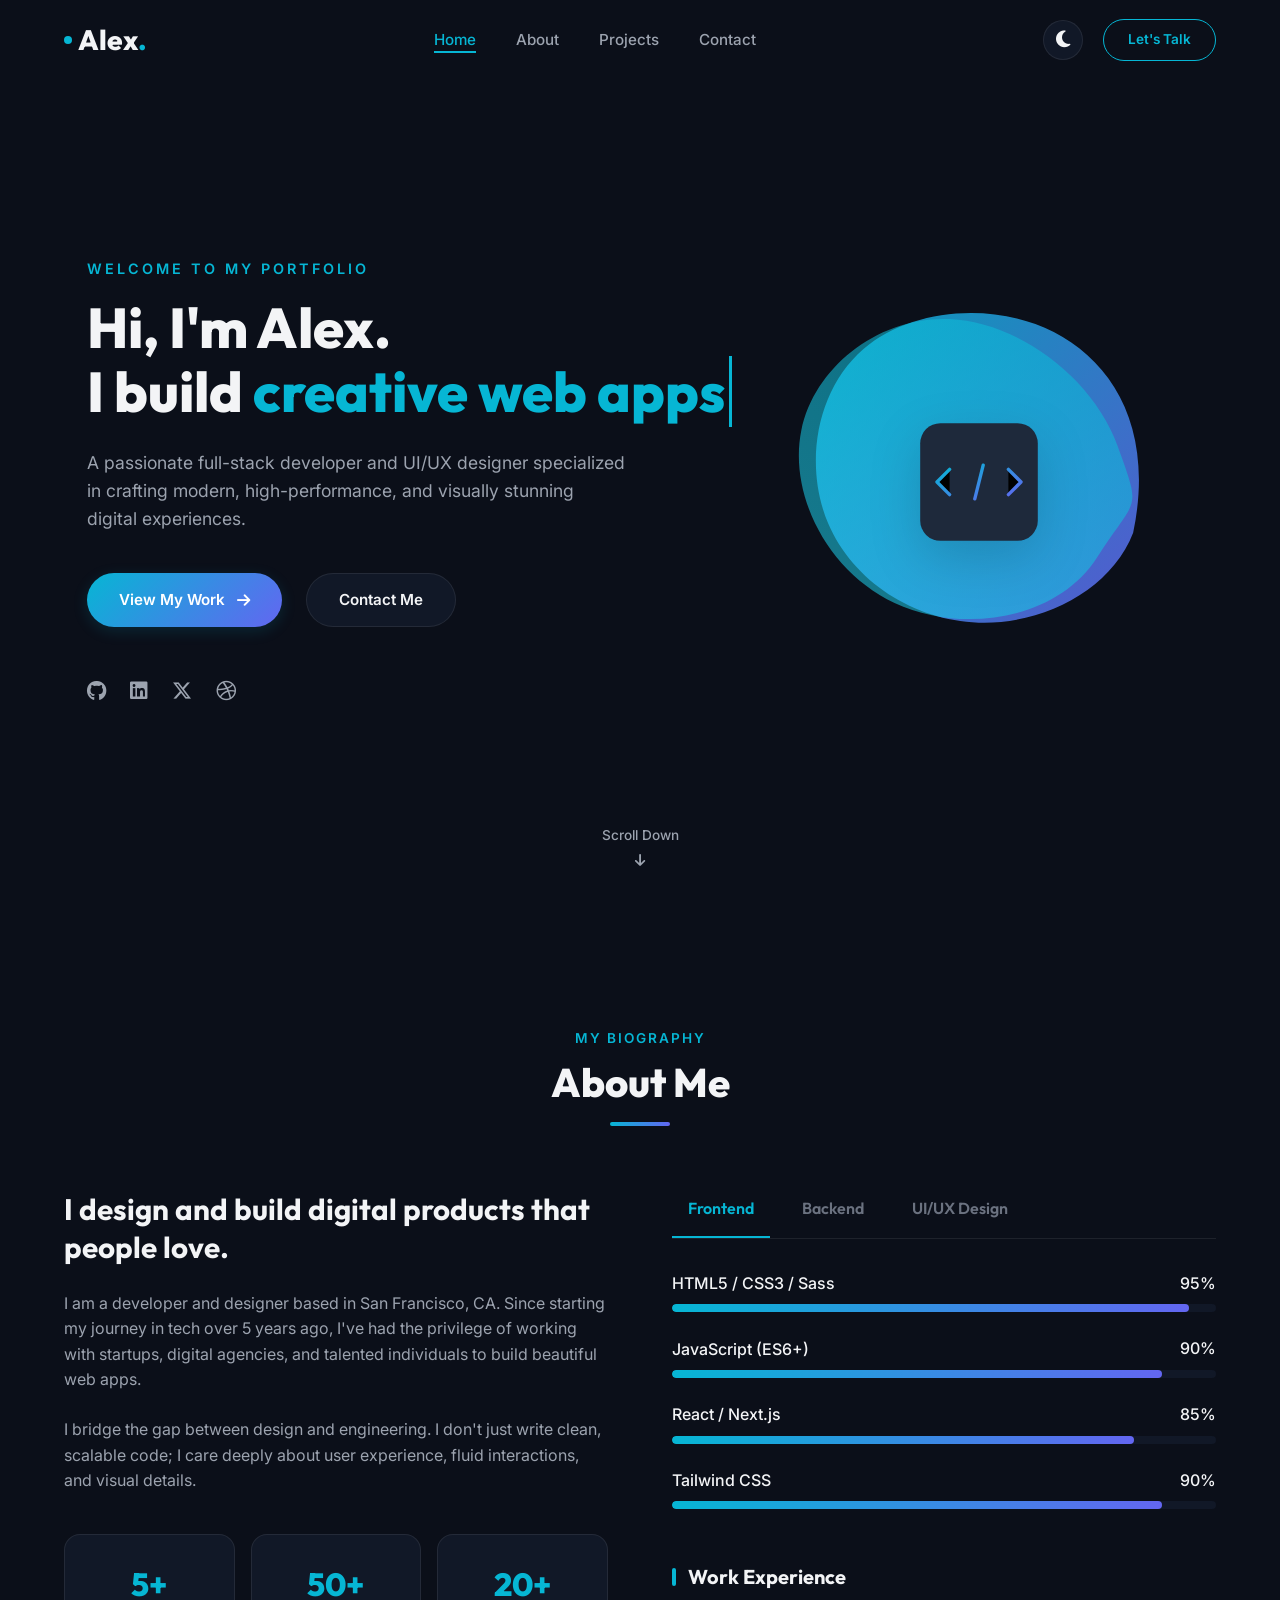
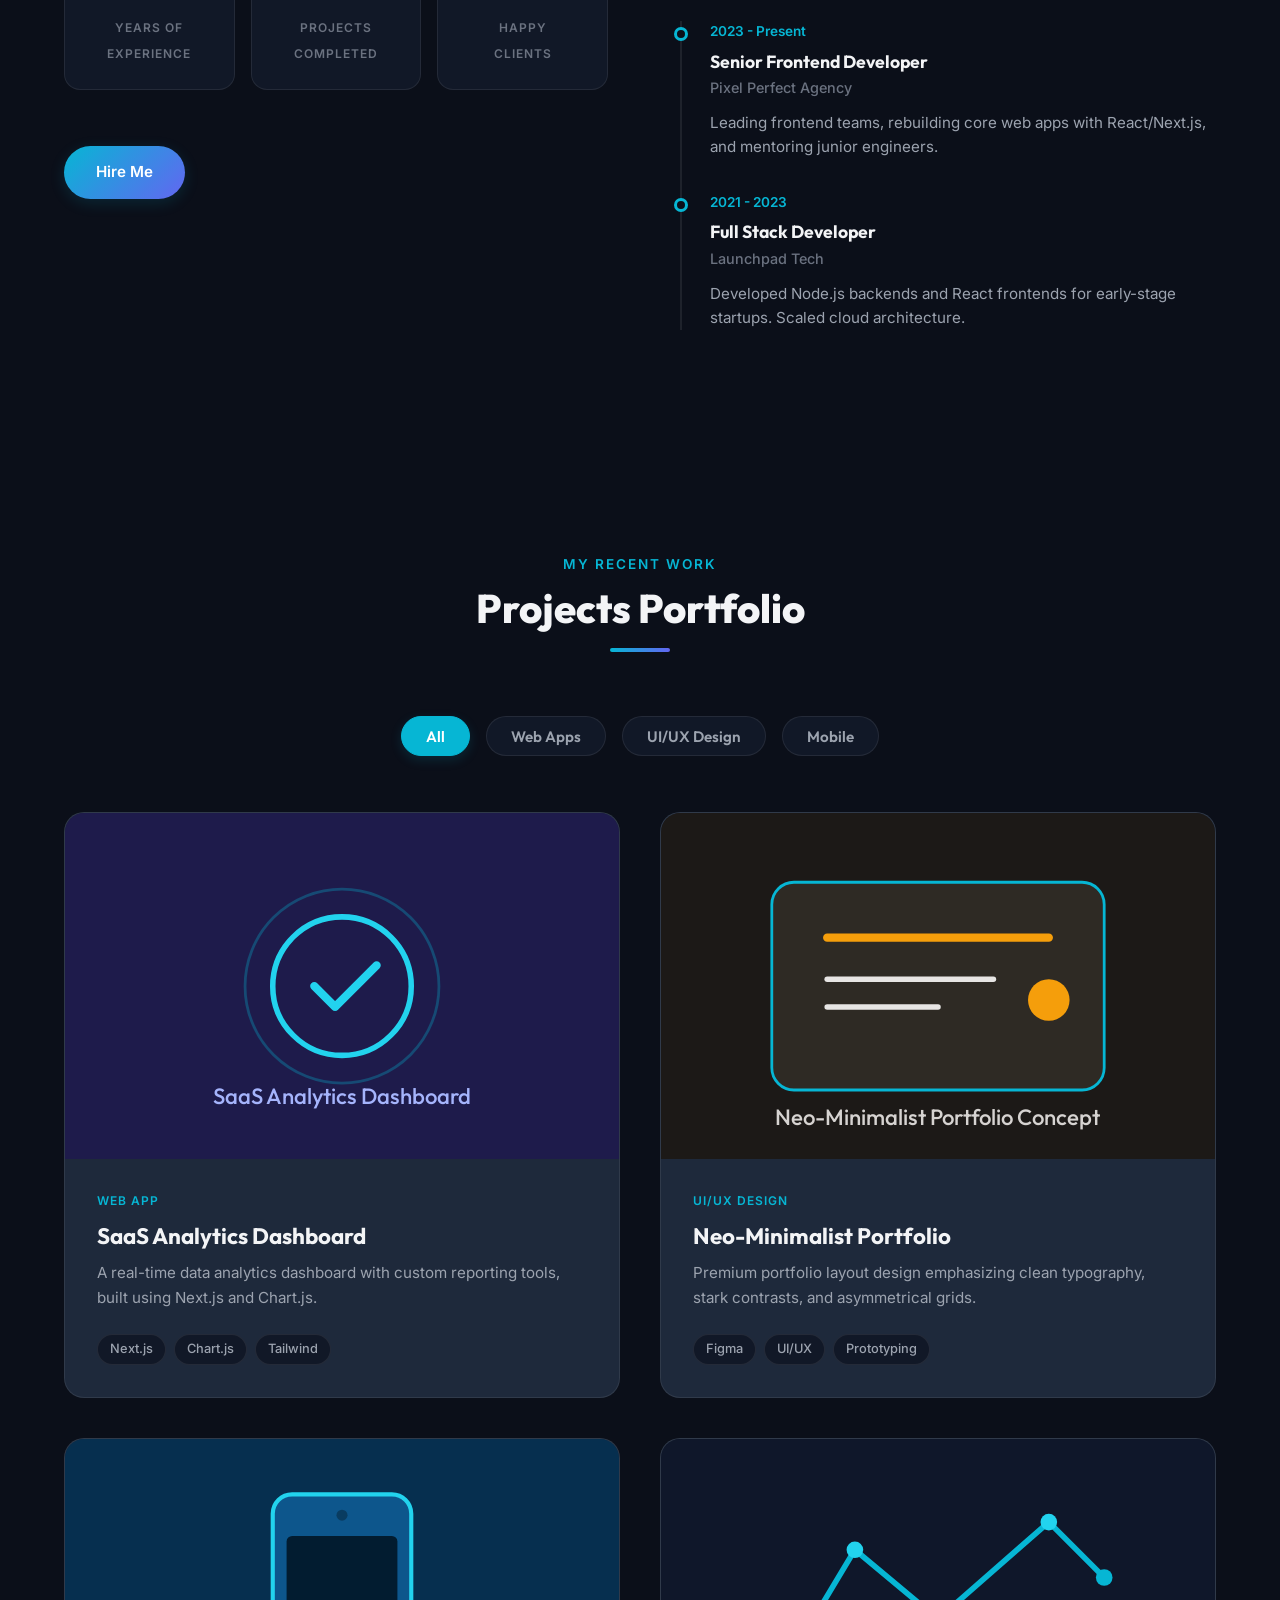
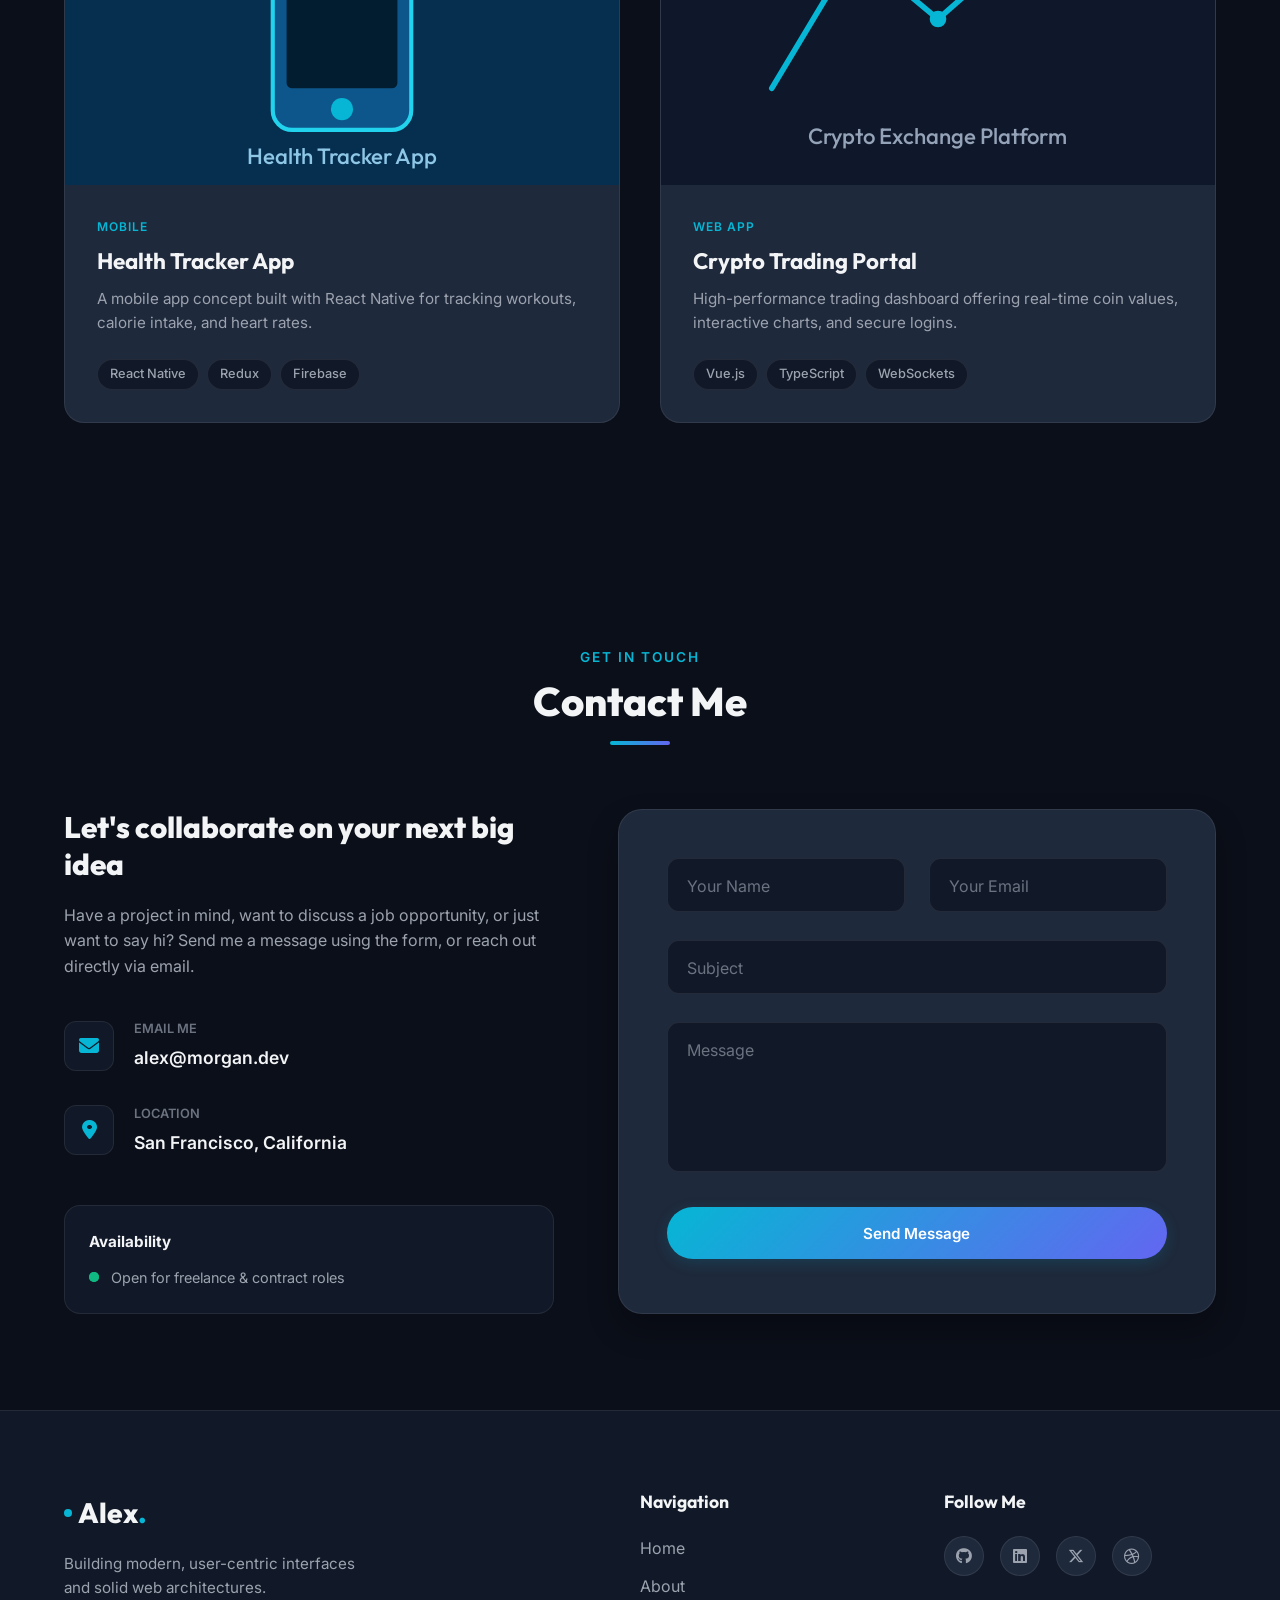
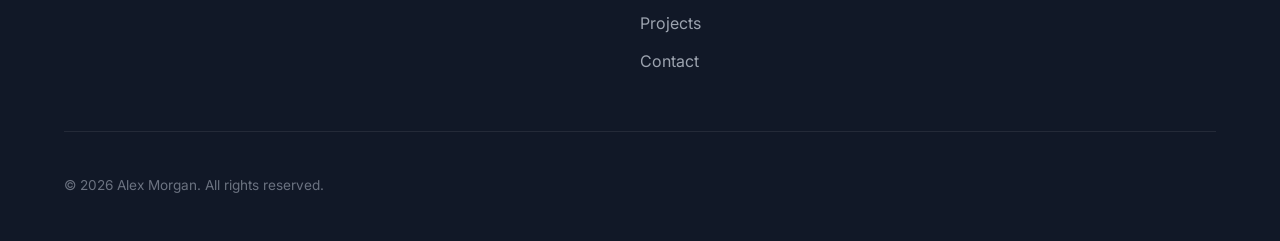
<file: index.html>
<!DOCTYPE html>

<html lang="en">
<head>
  <meta charset="UTF-8">
  <meta name="viewport" content="width=device-width, initial-scale=1.0">
  <meta name="description" content="Professional portfolio of a modern web developer and UI/UX designer. Explore my projects, skills, and get in touch.">
  <title>Alex Morgan | Creative Developer & Designer</title>
  
  <!-- Google Fonts -->
  <link rel="preconnect" href="https://fonts.googleapis.com">
  <link rel="preconnect" href="https://fonts.gstatic.com" crossorigin>
  <link href="https://fonts.googleapis.com/css2?family=Inter:wght@300;400;500;600;700&family=Outfit:wght@300;400;500;600;700;800&display=swap" rel="stylesheet">
  
  <!-- FontAwesome Icons -->
  <link rel="stylesheet" href="https://cdnjs.cloudflare.com/ajax/libs/font-awesome/6.4.0/css/all.min.css">
  
  <!-- Custom Styles -->
  <link rel="stylesheet" href="style.css">
</head>
<body>

  <!-- Top Navigation Bar -->
  <header class="header" id="header">
    <div class="nav-container container">
      <a href="#home" class="logo" id="logo-link">
        <span class="logo-dot"></span>Alex<span>.</span>
      </a>
      
      <nav class="nav-menu" id="nav-menu">
        <ul class="nav-list">
          <li class="nav-item"><a href="#home" class="nav-link active-link">Home</a></li>
          <li class="nav-item"><a href="#about" class="nav-link">About</a></li>
          <li class="nav-item"><a href="#projects" class="nav-link">Projects</a></li>
          <li class="nav-item"><a href="#contact" class="nav-link">Contact</a></li>
        </ul>
        
        <!-- Mobile Actions inside menu -->
        <div class="nav-mobile-actions">
          <button id="theme-toggle-mobile" class="theme-toggle-btn" aria-label="Toggle Theme">
            <i class="fa-solid fa-moon"></i>
          </button>
        </div>
      </nav>
      
      <div class="nav-actions">
        <!-- Desktop Theme Toggle -->
        <button id="theme-toggle" class="theme-toggle-btn" aria-label="Toggle Theme">
          <i class="fa-solid fa-moon"></i>
        </button>
        
        <a href="#contact" class="btn btn-outline nav-cta">Let's Talk</a>
        
        <!-- Hamburger Menu Toggle Button -->
        <button class="nav-toggle" id="nav-toggle" aria-label="Toggle Menu">
          <i class="fa-solid fa-bars"></i>
        </button>
      </div>
    </div>
  </header>

  <main>
    <!-- Home (Hero) Section -->
    <section class="home section" id="home">
      <div class="home-container container grid">
        <div class="home-content">
          <span class="home-subtitle">WELCOME TO MY PORTFOLIO</span>
          <h1 class="home-title">
            Hi, I'm Alex. <br>
            I build <span class="typing-text" id="typing-text">creative web apps</span>
          </h1>
          <p class="home-description">
            A passionate full-stack developer and UI/UX designer specialized in crafting modern, high-performance, and visually stunning digital experiences.
          </p>
          <div class="home-buttons">
            <a href="#projects" class="btn btn-primary">View My Work <i class="fa-solid fa-arrow-right"></i></a>
            <a href="#contact" class="btn btn-secondary">Contact Me</a>
          </div>
          <div class="home-social">
            <a href="https://github.com" target="_blank" class="home-social-icon" aria-label="GitHub"><i class="fa-brands fa-github"></i></a>
            <a href="https://linkedin.com" target="_blank" class="home-social-icon" aria-label="LinkedIn"><i class="fa-brands fa-linkedin"></i></a>
            <a href="https://twitter.com" target="_blank" class="home-social-icon" aria-label="Twitter"><i class="fa-brands fa-x-twitter"></i></a>
            <a href="https://dribbble.com" target="_blank" class="home-social-icon" aria-label="Dribbble"><i class="fa-brands fa-dribbble"></i></a>
          </div>
        </div>
        
        <div class="home-visual">
          <div class="visual-blob">
            <!-- Dynamic SVG Graphic representing creativity -->
            <svg viewBox="0 0 500 500" xmlns="http://www.w3.org/2000/svg" class="hero-svg">
              <defs>
                <linearGradient id="gradient-1" x1="0%" y1="0%" x2="100%" y2="100%">
                  <stop offset="0%" stop-color="var(--accent-color)" />
                  <stop offset="100%" stop-color="var(--accent-secondary)" />
                </linearGradient>
                <linearGradient id="gradient-2" x1="0%" y1="100%" x2="100%" y2="0%">
                  <stop offset="0%" stop-color="var(--accent-color-light)" />
                  <stop offset="100%" stop-color="var(--accent-color)" />
                </linearGradient>
              </defs>
              <!-- Animated abstract background shapes -->
              <path fill="url(#gradient-1)" d="M433.5,310.5C407.7,378.1,326.5,420,249.5,417.5C172.5,415,99.7,368.1,70.5,299.5C41.3,230.9,55.7,140.7,112.5,91.8C169.3,42.9,268.5,35.4,339,71.5C409.5,107.6,459.3,187.3,433.5,310.5Z" class="blob-shape-1" />
              <path fill="url(#gradient-2)" d="M390.5,340C343,414.5,229.5,431.5,149.5,394C69.5,356.5,23,264.5,38.5,188.5C54,112.5,131.5,52.5,214.5,56C297.5,59.5,386,126.5,415,207C444,287.5,438,265.5,390.5,340Z" class="blob-shape-2" />
              <!-- Graphic symbols -->
              <g class="hero-icons">
                <!-- Code tag visual -->
                <rect x="180" y="180" width="140" height="140" rx="24" fill="var(--card-bg)" filter="drop-shadow(0 20px 30px rgba(0,0,0,0.15))" class="hero-card"/>
                <path d="M215 235L200 250L215 265M285 235L300 250L285 265M255 230L245 270" stroke="url(#gradient-1)" stroke-width="4" stroke-linecap="round" stroke-linejoin="round" class="hero-code-icon"/>
              </g>
            </svg>
          </div>
        </div>
      </div>
      
      <a href="#about" class="home-scroll" aria-label="Scroll Down">
        <span class="home-scroll-name">Scroll Down</span>
        <i class="fa-solid fa-arrow-down home-scroll-icon"></i>
      </a>
    </section>

    <!-- About Section -->
    <section class="about section" id="about">
      <div class="container">
        <div class="section-header">
          <span class="section-subtitle">MY BIOGRAPHY</span>
          <h2 class="section-title">About Me</h2>
          <div class="section-divider"></div>
        </div>
        
        <div class="about-container grid">
          <div class="about-info scroll-reveal-left">
            <h3 class="about-heading">I design and build digital products that people love.</h3>
            <p class="about-text">
              I am a developer and designer based in San Francisco, CA. Since starting my journey in tech over 5 years ago, I've had the privilege of working with startups, digital agencies, and talented individuals to build beautiful web apps.
            </p>
            <p class="about-text">
              I bridge the gap between design and engineering. I don't just write clean, scalable code; I care deeply about user experience, fluid interactions, and visual details.
            </p>
            
            <div class="about-stats grid">
              <div class="stat-card">
                <span class="stat-number">5+</span>
                <span class="stat-label">Years of<br>Experience</span>
              </div>
              <div class="stat-card">
                <span class="stat-number">50+</span>
                <span class="stat-label">Projects<br>Completed</span>
              </div>
              <div class="stat-card">
                <span class="stat-number">20+</span>
                <span class="stat-label">Happy<br>Clients</span>
              </div>
            </div>
            
            <a href="#contact" class="btn btn-primary about-btn">Hire Me</a>
          </div>
          
          <div class="about-skills scroll-reveal-right">
            <div class="skills-tabs">
              <button class="skills-tab-btn active" data-tab="frontend">Frontend</button>
              <button class="skills-tab-btn" data-tab="backend">Backend</button>
              <button class="skills-tab-btn" data-tab="design">UI/UX Design</button>
            </div>
            
            <div class="skills-content">
              <!-- Frontend Skills -->
              <div class="skills-group active" id="frontend">
                <div class="skill-item">
                  <div class="skill-title">
                    <span>HTML5 / CSS3 / Sass</span>
                    <span>95%</span>
                  </div>
                  <div class="skill-bar"><span class="skill-percentage" style="width: 95%;"></span></div>
                </div>
                <div class="skill-item">
                  <div class="skill-title">
                    <span>JavaScript (ES6+)</span>
                    <span>90%</span>
                  </div>
                  <div class="skill-bar"><span class="skill-percentage" style="width: 90%;"></span></div>
                </div>
                <div class="skill-item">
                  <div class="skill-title">
                    <span>React / Next.js</span>
                    <span>85%</span>
                  </div>
                  <div class="skill-bar"><span class="skill-percentage" style="width: 85%;"></span></div>
                </div>
                <div class="skill-item">
                  <div class="skill-title">
                    <span>Tailwind CSS</span>
                    <span>90%</span>
                  </div>
                  <div class="skill-bar"><span class="skill-percentage" style="width: 90%;"></span></div>
                </div>
              </div>
              
              <!-- Backend Skills -->
              <div class="skills-group" id="backend">
                <div class="skill-item">
                  <div class="skill-title">
                    <span>Node.js / Express</span>
                    <span>80%</span>
                  </div>
                  <div class="skill-bar"><span class="skill-percentage" style="width: 80%;"></span></div>
                </div>
                <div class="skill-item">
                  <div class="skill-title">
                    <span>PostgreSQL / MongoDB</span>
                    <span>75%</span>
                  </div>
                  <div class="skill-bar"><span class="skill-percentage" style="width: 75%;"></span></div>
                </div>
                <div class="skill-item">
                  <div class="skill-title">
                    <span>REST APIs / GraphQL</span>
                    <span>85%</span>
                  </div>
                  <div class="skill-bar"><span class="skill-percentage" style="width: 85%;"></span></div>
                </div>
                <div class="skill-item">
                  <div class="skill-title">
                    <span>Python / Django</span>
                    <span>65%</span>
                  </div>
                  <div class="skill-bar"><span class="skill-percentage" style="width: 65%;"></span></div>
                </div>
              </div>
              
              <!-- Design Skills -->
              <div class="skills-group" id="design">
                <div class="skill-item">
                  <div class="skill-title">
                    <span>Figma</span>
                    <span>90%</span>
                  </div>
                  <div class="skill-bar"><span class="skill-percentage" style="width: 90%;"></span></div>
                </div>
                <div class="skill-item">
                  <div class="skill-title">
                    <span>Wireframing & Prototyping</span>
                    <span>85%</span>
                  </div>
                  <div class="skill-bar"><span class="skill-percentage" style="width: 85%;"></span></div>
                </div>
                <div class="skill-item">
                  <div class="skill-title">
                    <span>Typography & Layout</span>
                    <span>80%</span>
                  </div>
                  <div class="skill-bar"><span class="skill-percentage" style="width: 80%;"></span></div>
                </div>
                <div class="skill-item">
                  <div class="skill-title">
                    <span>Design Systems</span>
                    <span>85%</span>
                  </div>
                  <div class="skill-bar"><span class="skill-percentage" style="width: 85%;"></span></div>
                </div>
              </div>
            </div>
            
            <!-- Timeline (Education / Experience) -->
            <div class="timeline-container">
              <h4 class="timeline-title">Work Experience</h4>
              <div class="timeline">
                <div class="timeline-item">
                  <div class="timeline-dot"></div>
                  <div class="timeline-date">2023 - Present</div>
                  <h5 class="timeline-heading">Senior Frontend Developer</h5>
                  <p class="timeline-subheading">Pixel Perfect Agency</p>
                  <p class="timeline-desc">Leading frontend teams, rebuilding core web apps with React/Next.js, and mentoring junior engineers.</p>
                </div>
                <div class="timeline-item">
                  <div class="timeline-dot"></div>
                  <div class="timeline-date">2021 - 2023</div>
                  <h5 class="timeline-heading">Full Stack Developer</h5>
                  <p class="timeline-subheading">Launchpad Tech</p>
                  <p class="timeline-desc">Developed Node.js backends and React frontends for early-stage startups. Scaled cloud architecture.</p>
                </div>
              </div>
            </div>
          </div>
        </div>
      </div>
    </section>

    <!-- Projects Section -->
    <section class="projects section" id="projects">
      <div class="container">
        <div class="section-header">
          <span class="section-subtitle">MY RECENT WORK</span>
          <h2 class="section-title">Projects Portfolio</h2>
          <div class="section-divider"></div>
        </div>
        
        <!-- Project Filter Buttons -->
        <div class="projects-filter">
          <button class="filter-btn active" data-filter="all">All</button>
          <button class="filter-btn" data-filter="web">Web Apps</button>
          <button class="filter-btn" data-filter="design">UI/UX Design</button>
          <button class="filter-btn" data-filter="mobile">Mobile</button>
        </div>
        
        <!-- Projects Grid -->
        <div class="projects-container grid">
          <!-- Project 1: Web App -->
          <div class="project-card scroll-reveal" data-category="web">
            <div class="project-img-wrapper">
              <svg viewBox="0 0 400 250" class="project-svg">
                <rect width="400" height="250" fill="#1e1b4b" />
                <circle cx="200" cy="125" r="70" fill="none" stroke="var(--accent-color)" stroke-width="2" opacity="0.3"/>
                <circle cx="200" cy="125" r="50" fill="none" stroke="var(--accent-color-light)" stroke-width="4"/>
                <path d="M180 125 L195 140 L225 110" stroke="var(--accent-color-light)" stroke-width="6" stroke-linecap="round" stroke-linejoin="round" fill="none" />
                <text x="50%" y="210" text-anchor="middle" fill="#a5b4fc" font-family="'Outfit', sans-serif" font-size="16" font-weight="500">SaaS Analytics Dashboard</text>
              </svg>
              <div class="project-overlay">
                <div class="project-links">
                  <a href="#" class="project-link" aria-label="View Project"><i class="fa-solid fa-link"></i></a>
                  <a href="#" class="project-link" aria-label="GitHub Repo"><i class="fa-brands fa-github"></i></a>
                </div>
              </div>
            </div>
            <div class="project-details">
              <span class="project-tag">Web App</span>
              <h3 class="project-name">SaaS Analytics Dashboard</h3>
              <p class="project-description">A real-time data analytics dashboard with custom reporting tools, built using Next.js and Chart.js.</p>
              <div class="project-tech">
                <span>Next.js</span>
                <span>Chart.js</span>
                <span>Tailwind</span>
              </div>
            </div>
          </div>

          <!-- Project 2: Design -->
          <div class="project-card scroll-reveal" data-category="design">
            <div class="project-img-wrapper">
              <svg viewBox="0 0 400 250" class="project-svg">
                <rect width="400" height="250" fill="#1c1917" />
                <rect x="80" y="50" width="240" height="150" rx="16" fill="#2e2a24" stroke="var(--accent-color)" stroke-width="2" />
                <line x1="120" y1="90" x2="280" y2="90" stroke="#f59e0b" stroke-width="6" stroke-linecap="round" />
                <line x1="120" y1="120" x2="240" y2="120" stroke="#e7e5e4" stroke-width="4" stroke-linecap="round" />
                <line x1="120" y1="140" x2="200" y2="140" stroke="#e7e5e4" stroke-width="4" stroke-linecap="round" />
                <circle cx="280" cy="135" r="15" fill="#f59e0b" />
                <text x="50%" y="225" text-anchor="middle" fill="#d6d3d1" font-family="'Outfit', sans-serif" font-size="16" font-weight="500">Neo-Minimalist Portfolio Concept</text>
              </svg>
              <div class="project-overlay">
                <div class="project-links">
                  <a href="#" class="project-link" aria-label="View Project"><i class="fa-solid fa-link"></i></a>
                  <a href="#" class="project-link" aria-label="Figma File"><i class="fa-brands fa-figma"></i></a>
                </div>
              </div>
            </div>
            <div class="project-details">
              <span class="project-tag">UI/UX Design</span>
              <h3 class="project-name">Neo-Minimalist Portfolio</h3>
              <p class="project-description">Premium portfolio layout design emphasizing clean typography, stark contrasts, and asymmetrical grids.</p>
              <div class="project-tech">
                <span>Figma</span>
                <span>UI/UX</span>
                <span>Prototyping</span>
              </div>
            </div>
          </div>

          <!-- Project 3: Mobile -->
          <div class="project-card scroll-reveal" data-category="mobile">
            <div class="project-img-wrapper">
              <svg viewBox="0 0 400 250" class="project-svg">
                <rect width="400" height="250" fill="#062f4f" />
                <rect x="150" y="40" width="100" height="170" rx="14" fill="#0d568c" stroke="var(--accent-color-light)" stroke-width="3"/>
                <circle cx="200" cy="55" r="4" fill="#000" opacity="0.3"/>
                <rect x="160" y="70" width="80" height="110" rx="4" fill="#021c30"/>
                <circle cx="200" cy="195" r="8" fill="var(--accent-color)"/>
                <text x="50%" y="235" text-anchor="middle" fill="#8ec6e6" font-family="'Outfit', sans-serif" font-size="16" font-weight="500">Health Tracker App</text>
              </svg>
              <div class="project-overlay">
                <div class="project-links">
                  <a href="#" class="project-link" aria-label="View Project"><i class="fa-solid fa-link"></i></a>
                  <a href="#" class="project-link" aria-label="GitHub Repo"><i class="fa-brands fa-github"></i></a>
                </div>
              </div>
            </div>
            <div class="project-details">
              <span class="project-tag">Mobile</span>
              <h3 class="project-name">Health Tracker App</h3>
              <p class="project-description">A mobile app concept built with React Native for tracking workouts, calorie intake, and heart rates.</p>
              <div class="project-tech">
                <span>React Native</span>
                <span>Redux</span>
                <span>Firebase</span>
              </div>
            </div>
          </div>

          <!-- Project 4: Web App -->
          <div class="project-card scroll-reveal" data-category="web">
            <div class="project-img-wrapper">
              <svg viewBox="0 0 400 250" class="project-svg">
                <rect width="400" height="250" fill="#0f172a" />
                <path d="M80 180 L140 80 L200 130 L280 60 L320 100" fill="none" stroke="var(--accent-color)" stroke-width="4" stroke-linecap="round"/>
                <circle cx="140" cy="80" r="6" fill="var(--accent-color-light)"/>
                <circle cx="280" cy="60" r="6" fill="var(--accent-color-light)"/>
                <circle cx="200" cy="130" r="6" fill="var(--accent-color)"/>
                <circle cx="320" cy="100" r="6" fill="var(--accent-color)"/>
                <text x="50%" y="220" text-anchor="middle" fill="#94a3b8" font-family="'Outfit', sans-serif" font-size="16" font-weight="500">Crypto Exchange Platform</text>
              </svg>
              <div class="project-overlay">
                <div class="project-links">
                  <a href="#" class="project-link" aria-label="View Project"><i class="fa-solid fa-link"></i></a>
                  <a href="#" class="project-link" aria-label="GitHub Repo"><i class="fa-brands fa-github"></i></a>
                </div>
              </div>
            </div>
            <div class="project-details">
              <span class="project-tag">Web App</span>
              <h3 class="project-name">Crypto Trading Portal</h3>
              <p class="project-description">High-performance trading dashboard offering real-time coin values, interactive charts, and secure logins.</p>
              <div class="project-tech">
                <span>Vue.js</span>
                <span>TypeScript</span>
                <span>WebSockets</span>
              </div>
            </div>
          </div>
        </div>
      </div>
    </section>

    <!-- Contact Section -->
    <section class="contact section" id="contact">
      <div class="container">
        <div class="section-header">
          <span class="section-subtitle">GET IN TOUCH</span>
          <h2 class="section-title">Contact Me</h2>
          <div class="section-divider"></div>
        </div>
        
        <div class="contact-container grid">
          <!-- Contact Info Pane -->
          <div class="contact-info scroll-reveal-left">
            <h3 class="contact-info-title">Let's collaborate on your next big idea</h3>
            <p class="contact-info-text">
              Have a project in mind, want to discuss a job opportunity, or just want to say hi? Send me a message using the form, or reach out directly via email.
            </p>
            
            <div class="contact-details-list">
              <div class="contact-detail-item">
                <div class="contact-icon-box">
                  <i class="fa-solid fa-envelope"></i>
                </div>
                <div>
                  <span class="contact-label">Email Me</span>
                  <a href="mailto:alex@morgan.dev" class="contact-val">alex@morgan.dev</a>
                </div>
              </div>
              <div class="contact-detail-item">
                <div class="contact-icon-box">
                  <i class="fa-solid fa-location-dot"></i>
                </div>
                <div>
                  <span class="contact-label">Location</span>
                  <span class="contact-val">San Francisco, California</span>
                </div>
              </div>
            </div>
            
            <!-- Quick Connect Widget -->
            <div class="quick-connect">
              <p class="connect-title">Availability</p>
              <div class="availability-badge">
                <span class="pulse-dot"></span>
                <span>Open for freelance & contract roles</span>
              </div>
            </div>
          </div>
          
          <!-- Contact Form -->
          <div class="contact-form-container scroll-reveal-right">
            <form id="contact-form" class="contact-form" novalidate>
              <div class="form-row grid">
                <!-- Name Field -->
                <div class="input-group">
                  <input type="text" id="name" name="name" required placeholder=" " autocomplete="name">
                  <label for="name">Your Name</label>
                  <span class="error-msg" id="name-error">Name is required</span>
                </div>
                <!-- Email Field -->
                <div class="input-group">
                  <input type="email" id="email" name="email" required placeholder=" " autocomplete="email">
                  <label for="email">Your Email</label>
                  <span class="error-msg" id="email-error">Enter a valid email address</span>
                </div>
              </div>
              <!-- Subject Field -->
              <div class="input-group">
                <input type="text" id="subject" name="subject" required placeholder=" ">
                <label for="subject">Subject</label>
                <span class="error-msg" id="subject-error">Subject is required</span>
              </div>
              <!-- Message Field -->
              <div class="input-group message-group">
                <textarea id="message" name="message" required placeholder=" "></textarea>
                <label for="message">Message</label>
                <span class="error-msg" id="message-error">Message cannot be empty</span>
              </div>
              
              <button type="submit" class="btn btn-primary btn-submit" id="submit-btn">
                <span class="btn-text">Send Message</span>
                <span class="loading-spinner hidden"><i class="fa-solid fa-circle-notch fa-spin"></i></span>
              </button>
              
              <!-- Form Feedback Message -->
              <div id="form-feedback" class="form-feedback hidden"></div>
            </form>
          </div>
        </div>
      </div>
    </section>
  </main>

  <!-- Footer -->
  <footer class="footer">
    <div class="footer-container container">
      <div class="footer-top grid">
        <div class="footer-logo">
          <a href="#home" class="logo"><span class="logo-dot"></span>Alex<span>.</span></a>
          <p class="footer-tagline">Building modern, user-centric interfaces and solid web architectures.</p>
        </div>
        <div class="footer-links-group">
          <h4 class="footer-title">Navigation</h4>
          <ul class="footer-links">
            <li><a href="#home">Home</a></li>
            <li><a href="#about">About</a></li>
            <li><a href="#projects">Projects</a></li>
            <li><a href="#contact">Contact</a></li>
          </ul>
        </div>
        <div class="footer-social-group">
          <h4 class="footer-title">Follow Me</h4>
          <div class="footer-socials">
            <a href="https://github.com" target="_blank" aria-label="GitHub"><i class="fa-brands fa-github"></i></a>
            <a href="https://linkedin.com" target="_blank" aria-label="LinkedIn"><i class="fa-brands fa-linkedin"></i></a>
            <a href="https://twitter.com" target="_blank" aria-label="Twitter"><i class="fa-brands fa-x-twitter"></i></a>
            <a href="https://dribbble.com" target="_blank" aria-label="Dribbble"><i class="fa-brands fa-dribbble"></i></a>
          </div>
        </div>
      </div>
      <div class="footer-bottom">
        <p class="copyright">&copy; 2026 Alex Morgan. All rights reserved.</p>
        <a href="#home" class="scroll-to-top" id="scroll-to-top" aria-label="Scroll to top">
          <i class="fa-solid fa-arrow-up"></i>
        </a>
      </div>
    </div>
  </footer>

  <!-- Custom Scripts -->
  <script src="script.js"></script>
</body>
</html>
</file>
<file: style.css>
/* ==========================================================================
   CSS CUSTOM PROPERTIES (DESIGN SYSTEM)
   ========================================================================== */
:root {
  /* Fonts */
  --body-font: 'Inter', sans-serif;
  --title-font: 'Outfit', sans-serif;

  /* Dark Mode Palette (Default) */
  --bg-color: #0b0f19;
  --bg-secondary: #111827;
  --card-bg: #1e293b;
  --border-color: rgba(255, 255, 255, 0.08);
  
  --text-primary: #f3f4f6;
  --text-secondary: #9ca3af;
  --text-muted: #6b7280;
  
  --accent-color: #06b6d4; /* Teal */
  --accent-secondary: #6366f1; /* Indigo */
  --accent-color-light: #22d3ee;
  
  --shadow-color: rgba(0, 0, 0, 0.3);
  --shadow-hover: rgba(6, 182, 212, 0.15);
  
  /* Layout */
  --header-height: 80px;
  --max-width: 1200px;
  
  /* Transitions */
  --transition-fast: 0.2s ease;
  --transition-normal: 0.4s cubic-bezier(0.25, 1, 0.5, 1);
  --transition-slow: 0.8s cubic-bezier(0.25, 1, 0.5, 1);
}

/* Light Mode Overrides */
body.light-mode {
  --bg-color: #f8fafc;
  --bg-secondary: #f1f5f9;
  --card-bg: #ffffff;
  --border-color: rgba(0, 0, 0, 0.08);
  
  --text-primary: #0f172a;
  --text-secondary: #475569;
  --text-muted: #64748b;
  
  --accent-color: #0891b2;
  --accent-secondary: #4f46e5;
  --accent-color-light: #06b6d4;
  
  --shadow-color: rgba(0, 0, 0, 0.05);
  --shadow-hover: rgba(8, 145, 178, 0.1);
}

/* ==========================================================================
   BASE & RESET
   ========================================================================== */
*, *::before, *::after {
  box-sizing: border-box;
  margin: 0;
  padding: 0;
}

html {
  scroll-behavior: smooth;
}

body {
  background-color: var(--bg-color);
  color: var(--text-primary);
  font-family: var(--body-font);
  line-height: 1.6;
  overflow-x: hidden;
  transition: background-color var(--transition-normal), color var(--transition-normal);
}

h1, h2, h3, h4, h5, h6 {
  font-family: var(--title-font);
  color: var(--text-primary);
  font-weight: 700;
  line-height: 1.2;
}

a {
  text-decoration: none;
  color: inherit;
  transition: color var(--transition-fast);
}

ul {
  list-style: none;
}

img, svg {
  max-width: 100%;
  height: auto;
  display: block;
}

button, input, textarea {
  font-family: inherit;
  font-size: inherit;
  background: none;
  border: none;
  outline: none;
}

button {
  cursor: pointer;
}

/* ==========================================================================
   REUSABLE UTILITIES
   ========================================================================== */
.container {
  max-width: var(--max-width);
  margin-left: auto;
  margin-right: auto;
  padding-left: 1.5rem;
  padding-right: 1.5rem;
}

.grid {
  display: grid;
  gap: 2rem;
}

.section {
  padding: 8rem 0 6rem;
}

.section-header {
  text-align: center;
  margin-bottom: 4rem;
}

.section-subtitle {
  display: block;
  font-size: 0.85rem;
  font-weight: 600;
  letter-spacing: 2px;
  color: var(--accent-color);
  margin-bottom: 0.5rem;
  text-transform: uppercase;
}

.section-title {
  font-size: 2.5rem;
  font-weight: 800;
  margin-bottom: 1rem;
}

.section-divider {
  width: 60px;
  height: 4px;
  background: linear-gradient(90deg, var(--accent-color), var(--accent-secondary));
  margin: 0 auto;
  border-radius: 2px;
}

/* Buttons */
.btn {
  display: inline-flex;
  align-items: center;
  justify-content: center;
  gap: 0.75rem;
  padding: 0.875rem 2rem;
  border-radius: 50px;
  font-weight: 600;
  font-size: 0.95rem;
  transition: all var(--transition-fast);
  position: relative;
  overflow: hidden;
}

.btn-primary {
  background: linear-gradient(135deg, var(--accent-color), var(--accent-secondary));
  color: #ffffff;
  box-shadow: 0 4px 15px var(--shadow-hover);
}

.btn-primary:hover {
  transform: translateY(-2px);
  box-shadow: 0 8px 25px var(--shadow-hover);
}

.btn-secondary {
  background-color: var(--bg-secondary);
  color: var(--text-primary);
  border: 1px solid var(--border-color);
}

.btn-secondary:hover {
  background-color: var(--card-bg);
  border-color: var(--accent-color);
  transform: translateY(-2px);
}

.btn-outline {
  border: 1.5px solid var(--accent-color);
  color: var(--accent-color);
}

.btn-outline:hover {
  background-color: var(--accent-color);
  color: #ffffff;
}

/* ==========================================================================
   HEADER & NAVIGATION
   ========================================================================== */
.header {
  position: fixed;
  top: 0;
  left: 0;
  width: 100%;
  height: var(--header-height);
  z-index: 100;
  background-color: transparent;
  display: flex;
  align-items: center;
  transition: background-color var(--transition-fast), box-shadow var(--transition-fast), height var(--transition-fast);
}

/* Sticky Header on Scroll */
.header.scroll-header {
  height: 70px;
  background-color: rgba(11, 15, 25, 0.85);
  backdrop-filter: blur(12px);
  -webkit-backdrop-filter: blur(12px);
  box-shadow: 0 4px 30px rgba(0, 0, 0, 0.15);
  border-bottom: 1px solid var(--border-color);
}

body.light-mode .header.scroll-header {
  background-color: rgba(248, 250, 252, 0.85);
  box-shadow: 0 4px 30px rgba(0, 0, 0, 0.05);
}

.nav-container {
  display: flex;
  justify-content: space-between;
  align-items: center;
  width: 100%;
}

.logo {
  font-family: var(--title-font);
  font-size: 1.75rem;
  font-weight: 800;
  display: flex;
  align-items: center;
  color: var(--text-primary);
}

.logo span {
  color: var(--accent-color);
}

.logo-dot {
  width: 8px;
  height: 8px;
  background-color: var(--accent-color);
  border-radius: 50%;
  margin-right: 6px;
}

.nav-list {
  display: flex;
  gap: 2.5rem;
}

.nav-link {
  font-weight: 500;
  color: var(--text-secondary);
  font-size: 0.95rem;
  position: relative;
  padding: 0.25rem 0;
}

.nav-link:hover, .nav-link.active-link {
  color: var(--accent-color);
}

/* Nav Link Underline animation */
.nav-link::after {
  content: '';
  position: absolute;
  bottom: 0;
  left: 0;
  width: 0;
  height: 2px;
  background-color: var(--accent-color);
  transition: width var(--transition-fast);
}

.nav-link:hover::after, .nav-link.active-link::after {
  width: 100%;
}

.nav-actions {
  display: flex;
  align-items: center;
  gap: 1.25rem;
}

.theme-toggle-btn {
  font-size: 1.2rem;
  color: var(--text-primary);
  width: 40px;
  height: 40px;
  border-radius: 50%;
  display: flex;
  align-items: center;
  justify-content: center;
  background-color: var(--bg-secondary);
  border: 1px solid var(--border-color);
  transition: all var(--transition-fast);
}

.theme-toggle-btn:hover {
  color: var(--accent-color);
  border-color: var(--accent-color);
  transform: rotate(15deg);
}

.nav-toggle {
  display: none;
  font-size: 1.3rem;
  color: var(--text-primary);
  padding: 0.5rem;
}

.nav-mobile-actions {
  display: none;
}

.nav-cta {
  padding: 0.6rem 1.5rem;
  font-size: 0.85rem;
}

/* ==========================================================================
   HOME (HERO) SECTION
   ========================================================================== */
.home {
  padding-top: 10rem;
  position: relative;
  min-height: 100vh;
  display: flex;
  flex-direction: column;
  justify-content: center;
}

.home-container {
  grid-template-columns: 1.2fr 0.8fr;
  align-items: center;
}

.home-content {
  z-index: 2;
}

.home-subtitle {
  display: block;
  font-size: 0.9rem;
  font-weight: 600;
  letter-spacing: 3px;
  color: var(--accent-color);
  margin-bottom: 1rem;
}

.home-title {
  font-size: 3.5rem;
  font-weight: 800;
  line-height: 1.15;
  margin-bottom: 1.5rem;
}

.home-title span.typing-text {
  color: var(--accent-color);
  border-right: 3px solid var(--accent-color);
  padding-right: 4px;
  white-space: nowrap;
  animation: typing-blink 0.75s step-end infinite;
}

.home-description {
  font-size: 1.1rem;
  color: var(--text-secondary);
  margin-bottom: 2.5rem;
  max-width: 540px;
}

.home-buttons {
  display: flex;
  gap: 1.5rem;
  margin-bottom: 3rem;
}

.home-social {
  display: flex;
  gap: 1.5rem;
}

.home-social-icon {
  font-size: 1.25rem;
  color: var(--text-secondary);
  transition: all var(--transition-fast);
}

.home-social-icon:hover {
  color: var(--accent-color);
  transform: translateY(-3px);
}

/* Home Visual - Animated Blobs */
.home-visual {
  display: flex;
  justify-content: center;
  align-items: center;
  position: relative;
}

.visual-blob {
  position: relative;
  width: 100%;
  max-width: 420px;
}

.hero-svg {
  width: 100%;
  height: auto;
}

.blob-shape-1 {
  animation: morph-blob-1 12s ease-in-out infinite alternate;
  transform-origin: center;
  opacity: 0.85;
}

.blob-shape-2 {
  animation: morph-blob-2 15s ease-in-out infinite alternate;
  transform-origin: center;
  opacity: 0.55;
}

.hero-card {
  animation: float-card 6s ease-in-out infinite;
  transform-origin: center;
}

.hero-code-icon {
  animation: float-card-delayed 6s ease-in-out infinite;
  transform-origin: center;
}

/* Scroll Down Link */
.home-scroll {
  position: absolute;
  bottom: 2rem;
  left: 50%;
  transform: translateX(-50%);
  display: flex;
  flex-direction: column;
  align-items: center;
  gap: 0.5rem;
  color: var(--text-secondary);
  font-weight: 500;
  font-size: 0.85rem;
}

.home-scroll:hover {
  color: var(--accent-color);
}

.home-scroll-icon {
  animation: bounce 2s infinite;
}

/* ==========================================================================
   ABOUT SECTION
   ========================================================================== */
.about-container {
  grid-template-columns: 1fr 1fr;
  align-items: start;
  gap: 4rem;
}

.about-heading {
  font-size: 1.85rem;
  font-weight: 700;
  line-height: 1.3;
  margin-bottom: 1.5rem;
}

.about-text {
  color: var(--text-secondary);
  margin-bottom: 1.5rem;
}

.about-stats {
  grid-template-columns: repeat(3, 1fr);
  gap: 1rem;
  margin: 2.5rem 0;
}

.stat-card {
  background-color: var(--bg-secondary);
  border: 1px solid var(--border-color);
  padding: 1.5rem 1rem;
  border-radius: 16px;
  text-align: center;
  transition: all var(--transition-fast);
}

.stat-card:hover {
  border-color: var(--accent-color);
  transform: translateY(-5px);
  box-shadow: 0 10px 20px var(--shadow-color);
}

.stat-number {
  display: block;
  font-family: var(--title-font);
  font-size: 2rem;
  font-weight: 800;
  color: var(--accent-color);
  margin-bottom: 0.25rem;
}

.stat-label {
  font-size: 0.75rem;
  font-weight: 600;
  text-transform: uppercase;
  letter-spacing: 1px;
  color: var(--text-muted);
}

.about-btn {
  margin-top: 1rem;
}

/* Skills Layout */
.skills-tabs {
  display: flex;
  gap: 1rem;
  margin-bottom: 2rem;
  border-bottom: 1px solid var(--border-color);
  padding-bottom: 0.75rem;
}

.skills-tab-btn {
  font-family: var(--title-font);
  font-weight: 600;
  color: var(--text-muted);
  position: relative;
  padding: 0.5rem 1rem;
  transition: color var(--transition-fast);
}

.skills-tab-btn.active, .skills-tab-btn:hover {
  color: var(--accent-color);
}

.skills-tab-btn::after {
  content: '';
  position: absolute;
  bottom: -0.75rem;
  left: 0;
  width: 0;
  height: 2px;
  background-color: var(--accent-color);
  transition: width var(--transition-fast);
}

.skills-tab-btn.active::after {
  width: 100%;
}

.skills-group {
  display: none;
}

.skills-group.active {
  display: block;
  animation: fadeIn 0.4s ease-in-out forwards;
}

.skill-item {
  margin-bottom: 1.5rem;
}

.skill-title {
  display: flex;
  justify-content: space-between;
  font-weight: 500;
  margin-bottom: 0.5rem;
}

.skill-bar {
  height: 8px;
  background-color: var(--bg-secondary);
  border-radius: 4px;
  overflow: hidden;
}

.skill-percentage {
  height: 100%;
  display: block;
  background: linear-gradient(90deg, var(--accent-color), var(--accent-secondary));
  border-radius: 4px;
  width: 0;
  transition: width 1.2s cubic-bezier(0.1, 0.8, 0.2, 1);
}

/* Timeline */
.timeline-container {
  margin-top: 3.5rem;
}

.timeline-title {
  font-size: 1.25rem;
  font-weight: 700;
  margin-bottom: 2rem;
  position: relative;
  padding-left: 1rem;
}

.timeline-title::before {
  content: '';
  position: absolute;
  left: 0;
  top: 50%;
  transform: translateY(-50%);
  width: 4px;
  height: 18px;
  background-color: var(--accent-color);
  border-radius: 2px;
}

.timeline {
  position: relative;
  border-left: 2px solid var(--border-color);
  padding-left: 1.75rem;
  margin-left: 0.5rem;
}

.timeline-item {
  position: relative;
  margin-bottom: 2rem;
}

.timeline-item:last-child {
  margin-bottom: 0;
}

.timeline-dot {
  position: absolute;
  left: -2.25rem;
  top: 6px;
  width: 14px;
  height: 14px;
  border-radius: 50%;
  background-color: var(--bg-color);
  border: 3px solid var(--accent-color);
}

.timeline-date {
  font-size: 0.85rem;
  font-weight: 600;
  color: var(--accent-color);
  margin-bottom: 0.5rem;
}

.timeline-heading {
  font-size: 1.1rem;
  font-weight: 700;
  margin-bottom: 0.25rem;
}

.timeline-subheading {
  font-size: 0.9rem;
  color: var(--text-muted);
  font-weight: 500;
  margin-bottom: 0.75rem;
}

.timeline-desc {
  color: var(--text-secondary);
  font-size: 0.95rem;
}

/* ==========================================================================
   PROJECTS SECTION
   ========================================================================== */
.projects-filter {
  display: flex;
  justify-content: center;
  gap: 1rem;
  margin-bottom: 3.5rem;
}

.filter-btn {
  font-family: var(--title-font);
  font-weight: 600;
  font-size: 0.95rem;
  color: var(--text-secondary);
  padding: 0.6rem 1.5rem;
  border-radius: 30px;
  border: 1px solid var(--border-color);
  background-color: var(--bg-secondary);
  transition: all var(--transition-fast);
}

.filter-btn:hover, .filter-btn.active {
  color: #ffffff;
  background-color: var(--accent-color);
  border-color: var(--accent-color);
  box-shadow: 0 4px 12px var(--shadow-hover);
}

.projects-container {
  grid-template-columns: repeat(2, 1fr);
  gap: 2.5rem;
}

.project-card {
  background-color: var(--card-bg);
  border-radius: 20px;
  overflow: hidden;
  border: 1px solid var(--border-color);
  transition: transform var(--transition-normal), box-shadow var(--transition-normal), border-color var(--transition-normal);
  display: flex;
  flex-direction: column;
}

.project-card:hover {
  transform: translateY(-8px);
  box-shadow: 0 15px 30px var(--shadow-color);
  border-color: rgba(6, 182, 212, 0.25);
}

.project-img-wrapper {
  position: relative;
  overflow: hidden;
  aspect-ratio: 16 / 10;
}

.project-svg {
  width: 100%;
  height: 100%;
  object-fit: cover;
  transition: transform var(--transition-normal);
}

.project-card:hover .project-svg {
  transform: scale(1.05);
}

.project-overlay {
  position: absolute;
  top: 0;
  left: 0;
  width: 100%;
  height: 100%;
  background: rgba(11, 15, 25, 0.85);
  display: flex;
  align-items: center;
  justify-content: center;
  opacity: 0;
  transition: opacity var(--transition-fast);
}

.project-card:hover .project-overlay {
  opacity: 1;
}

.project-links {
  display: flex;
  gap: 1.5rem;
}

.project-link {
  width: 50px;
  height: 50px;
  background-color: #ffffff;
  color: var(--bg-color);
  border-radius: 50%;
  display: flex;
  align-items: center;
  justify-content: center;
  font-size: 1.25rem;
  transition: all var(--transition-fast);
}

.project-link:hover {
  background-color: var(--accent-color);
  color: #ffffff;
  transform: translateY(-3px);
}

.project-details {
  padding: 2rem;
  flex-grow: 1;
  display: flex;
  flex-direction: column;
}

.project-tag {
  display: inline-block;
  font-size: 0.75rem;
  font-weight: 600;
  color: var(--accent-color);
  text-transform: uppercase;
  letter-spacing: 1px;
  margin-bottom: 0.75rem;
}

.project-name {
  font-size: 1.4rem;
  font-weight: 700;
  margin-bottom: 0.75rem;
}

.project-description {
  color: var(--text-secondary);
  font-size: 0.95rem;
  margin-bottom: 1.5rem;
  flex-grow: 1;
}

.project-tech {
  display: flex;
  flex-wrap: wrap;
  gap: 0.5rem;
}

.project-tech span {
  font-size: 0.8rem;
  font-weight: 500;
  color: var(--text-secondary);
  background-color: var(--bg-secondary);
  padding: 0.25rem 0.75rem;
  border-radius: 30px;
  border: 1px solid var(--border-color);
}

/* Project Animations for Filtering */
.project-card.fade-out {
  opacity: 0;
  transform: scale(0.9);
  pointer-events: none;
}

.project-card.fade-in {
  animation: filterIn 0.5s ease-in-out forwards;
}

@keyframes filterIn {
  0% {
    opacity: 0;
    transform: scale(0.9) translateY(15px);
  }
  100% {
    opacity: 1;
    transform: scale(1) translateY(0);
  }
}

/* ==========================================================================
   CONTACT SECTION
   ========================================================================== */
.contact-container {
  grid-template-columns: 0.9fr 1.1fr;
  gap: 4rem;
}

.contact-info {
  display: flex;
  flex-direction: column;
}

.contact-info-title {
  font-size: 1.85rem;
  font-weight: 800;
  line-height: 1.25;
  margin-bottom: 1.25rem;
}

.contact-info-text {
  color: var(--text-secondary);
  margin-bottom: 2.5rem;
}

.contact-details-list {
  display: flex;
  flex-direction: column;
  gap: 2rem;
  margin-bottom: 3rem;
}

.contact-detail-item {
  display: flex;
  align-items: center;
  gap: 1.25rem;
}

.contact-icon-box {
  width: 50px;
  height: 50px;
  border-radius: 12px;
  background-color: var(--bg-secondary);
  border: 1px solid var(--border-color);
  color: var(--accent-color);
  display: flex;
  align-items: center;
  justify-content: center;
  font-size: 1.25rem;
  transition: all var(--transition-fast);
}

.contact-detail-item:hover .contact-icon-box {
  background-color: var(--accent-color);
  color: #ffffff;
  border-color: var(--accent-color);
  transform: translateY(-3px);
}

.contact-label {
  display: block;
  font-size: 0.8rem;
  color: var(--text-muted);
  font-weight: 600;
  text-transform: uppercase;
  margin-bottom: 0.25rem;
}

.contact-val {
  font-weight: 600;
  font-size: 1.1rem;
}

.contact-val:hover {
  color: var(--accent-color);
}

/* Availability Badge */
.quick-connect {
  background-color: var(--bg-secondary);
  border: 1px solid var(--border-color);
  padding: 1.5rem;
  border-radius: 16px;
  margin-top: auto;
}

.connect-title {
  font-weight: 700;
  font-size: 0.95rem;
  margin-bottom: 0.75rem;
}

.availability-badge {
  display: flex;
  align-items: center;
  gap: 0.75rem;
  font-size: 0.9rem;
  color: var(--text-secondary);
}

.pulse-dot {
  width: 10px;
  height: 10px;
  background-color: #10b981;
  border-radius: 50%;
  position: relative;
}

.pulse-dot::after {
  content: '';
  position: absolute;
  top: 0;
  left: 0;
  width: 100%;
  height: 100%;
  border-radius: 50%;
  background-color: #10b981;
  animation: pulse 1.5s infinite;
}

/* Interactive Floating Labels Form */
.contact-form-container {
  background-color: var(--card-bg);
  border: 1px solid var(--border-color);
  border-radius: 24px;
  padding: 3rem;
  box-shadow: 0 15px 30px var(--shadow-color);
}

.form-row {
  grid-template-columns: 1fr 1fr;
  gap: 1.5rem;
}

.input-group {
  position: relative;
  margin-bottom: 1.75rem;
}

.input-group input, .input-group textarea {
  width: 100%;
  padding: 1rem 1.25rem;
  background-color: var(--bg-secondary);
  border: 1.5px solid var(--border-color);
  border-radius: 12px;
  color: var(--text-primary);
  transition: all var(--transition-fast);
}

.input-group textarea {
  height: 150px;
  resize: none;
}

/* Floating label styling */
.input-group label {
  position: absolute;
  top: 1rem;
  left: 1.25rem;
  color: var(--text-muted);
  transition: all var(--transition-fast);
  pointer-events: none;
}

/* Floating label activation */
.input-group input:focus ~ label,
.input-group input:not(:placeholder-shown) ~ label,
.input-group textarea:focus ~ label,
.input-group textarea:not(:placeholder-shown) ~ label {
  top: -0.65rem;
  left: 0.85rem;
  font-size: 0.75rem;
  font-weight: 600;
  color: var(--accent-color);
  background-color: var(--card-bg);
  padding: 0 0.5rem;
}

.input-group input:focus, .input-group textarea:focus {
  border-color: var(--accent-color);
  background-color: var(--card-bg);
  box-shadow: 0 0 10px rgba(6, 182, 212, 0.08);
}

/* Error messages */
.input-group.invalid input, .input-group.invalid textarea {
  border-color: #ef4444;
}

.input-group.invalid label {
  color: #ef4444;
}

.error-msg {
  display: block;
  font-size: 0.75rem;
  color: #ef4444;
  margin-top: 0.35rem;
  font-weight: 500;
  opacity: 0;
  transform: translateY(-5px);
  transition: all var(--transition-fast);
  position: absolute;
}

.input-group.invalid .error-msg {
  opacity: 1;
  transform: translateY(0);
}

.btn-submit {
  width: 100%;
  height: 52px;
}

.loading-spinner {
  display: inline-block;
}

.hidden {
  display: none !important;
}

.form-feedback {
  margin-top: 1.5rem;
  padding: 1rem;
  border-radius: 12px;
  text-align: center;
  font-weight: 600;
  font-size: 0.95rem;
  animation: fadeIn 0.4s ease-in-out;
}

.form-feedback.success {
  background-color: rgba(16, 185, 129, 0.1);
  color: #10b981;
  border: 1px solid rgba(16, 185, 129, 0.2);
}

.form-feedback.error {
  background-color: rgba(239, 68, 68, 0.1);
  color: #ef4444;
  border: 1px solid rgba(239, 68, 68, 0.2);
}

/* ==========================================================================
   FOOTER
   ========================================================================== */
.footer {
  background-color: var(--bg-secondary);
  border-top: 1px solid var(--border-color);
  padding: 5rem 0 2rem;
}

.footer-top {
  grid-template-columns: 2fr 1fr 1fr;
  border-bottom: 1px solid var(--border-color);
  padding-bottom: 3.5rem;
  margin-bottom: 2rem;
}

.footer-tagline {
  color: var(--text-secondary);
  font-size: 0.95rem;
  margin-top: 1rem;
  max-width: 320px;
}

.footer-title {
  font-size: 1.1rem;
  font-weight: 700;
  margin-bottom: 1.5rem;
}

.footer-links {
  display: flex;
  flex-direction: column;
  gap: 0.75rem;
}

.footer-links a {
  color: var(--text-secondary);
}

.footer-links a:hover {
  color: var(--accent-color);
  padding-left: 4px;
}

.footer-socials {
  display: flex;
  gap: 1rem;
}

.footer-socials a {
  width: 40px;
  height: 40px;
  background-color: var(--card-bg);
  border: 1px solid var(--border-color);
  border-radius: 50%;
  display: flex;
  align-items: center;
  justify-content: center;
  color: var(--text-secondary);
  transition: all var(--transition-fast);
}

.footer-socials a:hover {
  background-color: var(--accent-color);
  color: #ffffff;
  border-color: var(--accent-color);
  transform: translateY(-3px);
}

.footer-bottom {
  display: flex;
  justify-content: space-between;
  align-items: center;
}

.copyright {
  color: var(--text-muted);
  font-size: 0.85rem;
}

.scroll-to-top {
  width: 45px;
  height: 45px;
  background-color: var(--card-bg);
  border: 1px solid var(--border-color);
  border-radius: 50%;
  display: flex;
  align-items: center;
  justify-content: center;
  color: var(--text-primary);
  font-size: 1rem;
  transition: all var(--transition-fast);
  opacity: 0;
  visibility: hidden;
}

.scroll-to-top.show-scroll {
  opacity: 1;
  visibility: visible;
}

.scroll-to-top:hover {
  background-color: var(--accent-color);
  color: #ffffff;
  border-color: var(--accent-color);
  transform: translateY(-5px);
}

/* ==========================================================================
   SCROLL REVEAL & CORE KEYFRAMES
   ========================================================================== */
/* Scroll reveal standard states */
.scroll-reveal {
  opacity: 0;
  transform: translateY(40px);
  transition: opacity var(--transition-slow), transform var(--transition-slow);
}

.scroll-reveal-left {
  opacity: 0;
  transform: translateX(-50px);
  transition: opacity var(--transition-slow), transform var(--transition-slow);
}

.scroll-reveal-right {
  opacity: 0;
  transform: translateX(50px);
  transition: opacity var(--transition-slow), transform var(--transition-slow);
}

.scroll-reveal.reveal,
.scroll-reveal-left.reveal,
.scroll-reveal-right.reveal {
  opacity: 1;
  transform: translate(0, 0);
}

/* Keyframes */
@keyframes typing-blink {
  from, to { border-color: transparent }
  50% { border-color: var(--accent-color) }
}

@keyframes bounce {
  0%, 20%, 50%, 80%, 100% {
    transform: translateY(0);
  }
  40% {
    transform: translateY(-8px);
  }
  60% {
    transform: translateY(-4px);
  }
}

@keyframes pulse {
  0% {
    transform: scale(1);
    box-shadow: 0 0 0 0 rgba(16, 185, 129, 0.4);
  }
  70% {
    transform: scale(1.05);
    box-shadow: 0 0 0 8px rgba(16, 185, 129, 0);
  }
  100% {
    transform: scale(1);
    box-shadow: 0 0 0 0 rgba(16, 185, 129, 0);
  }
}

@keyframes fadeIn {
  from {
    opacity: 0;
  }
  to {
    opacity: 1;
  }
}

@keyframes float-card {
  0%, 100% {
    transform: translateY(0) rotate(0deg);
  }
  50% {
    transform: translateY(-12px) rotate(2deg);
  }
}

@keyframes float-card-delayed {
  0%, 100% {
    transform: translateY(0) rotate(0deg);
  }
  50% {
    transform: translateY(8px) rotate(-1deg);
  }
}

@keyframes morph-blob-1 {
  0% {
    border-radius: 42% 58% 70% 30% / 45% 45% 55% 55%;
    transform: rotate(0deg);
  }
  100% {
    border-radius: 70% 30% 52% 48% / 60% 40% 60% 40%;
    transform: rotate(180deg);
  }
}

@keyframes morph-blob-2 {
  0% {
    border-radius: 50% 50% 30% 70% / 50% 60% 40% 50%;
    transform: rotate(0deg);
  }
  100% {
    border-radius: 30% 70% 70% 30% / 50% 30% 70% 50%;
    transform: rotate(-180deg);
  }
}

/* ==========================================================================
   RESPONSIVE LAYOUTS (MEDIA QUERIES)
   ========================================================================== */
@media screen and (max-width: 1024px) {
  .section {
    padding: 6rem 0 5rem;
  }
  
  .home-title {
    font-size: 2.75rem;
  }
  
  .about-container {
    gap: 2.5rem;
  }
  
  .contact-container {
    gap: 2.5rem;
  }
}

@media screen and (max-width: 768px) {
  /* Navigation Mobile Drawer */
  .nav-menu {
    position: fixed;
    top: 0;
    right: -100%;
    width: 70%;
    height: 100%;
    background-color: var(--bg-secondary);
    border-left: 1px solid var(--border-color);
    padding: 6rem 2.5rem 3rem;
    display: flex;
    flex-direction: column;
    justify-content: space-between;
    z-index: 99;
    transition: right var(--transition-normal);
    box-shadow: -5px 0 30px rgba(0, 0, 0, 0.15);
  }
  
  .nav-menu.show-menu {
    right: 0;
  }
  
  .nav-list {
    flex-direction: column;
    gap: 2rem;
  }
  
  .nav-link {
    font-size: 1.15rem;
  }
  
  .nav-toggle {
    display: block;
    z-index: 101;
  }
  
  .theme-toggle-btn {
    display: none; /* Hide desktop theme toggle */
  }
  
  .nav-mobile-actions {
    display: block;
    border-top: 1px solid var(--border-color);
    padding-top: 2rem;
  }
  
  .nav-mobile-actions .theme-toggle-btn {
    display: flex;
  }
  
  .nav-cta {
    display: none; /* Hide CTA button in header on mobile */
  }

  /* Hero Section Mobile */
  .home {
    padding-top: 7rem;
  }
  
  .home-container {
    grid-template-columns: 1fr;
    gap: 3rem;
  }
  
  .home-content {
    text-align: center;
  }
  
  .home-description {
    margin-left: auto;
    margin-right: auto;
  }
  
  .home-buttons {
    justify-content: center;
  }
  
  .home-social {
    justify-content: center;
  }
  
  .home-visual {
    order: -1;
  }
  
  .visual-blob {
    max-width: 300px;
  }

  /* About Section Mobile */
  .about-container {
    grid-template-columns: 1fr;
  }
  
  /* Projects Section Mobile */
  .projects-container {
    grid-template-columns: 1fr;
    gap: 2rem;
  }

  /* Contact Section Mobile */
  .contact-container {
    grid-template-columns: 1fr;
    gap: 3rem;
  }
  
  .contact-form-container {
    padding: 2rem;
  }

  /* Footer Mobile */
  .footer-top {
    grid-template-columns: 1fr;
    gap: 2.5rem;
  }
}

@media screen and (max-width: 576px) {
  .home-title {
    font-size: 2.25rem;
  }
  
  .home-buttons {
    flex-direction: column;
    gap: 1rem;
  }
  
  .home-buttons .btn {
    width: 100%;
  }
  
  .form-row {
    grid-template-columns: 1fr;
    gap: 0;
  }
  
  .about-stats {
    grid-template-columns: 1fr;
  }
}
</file>
